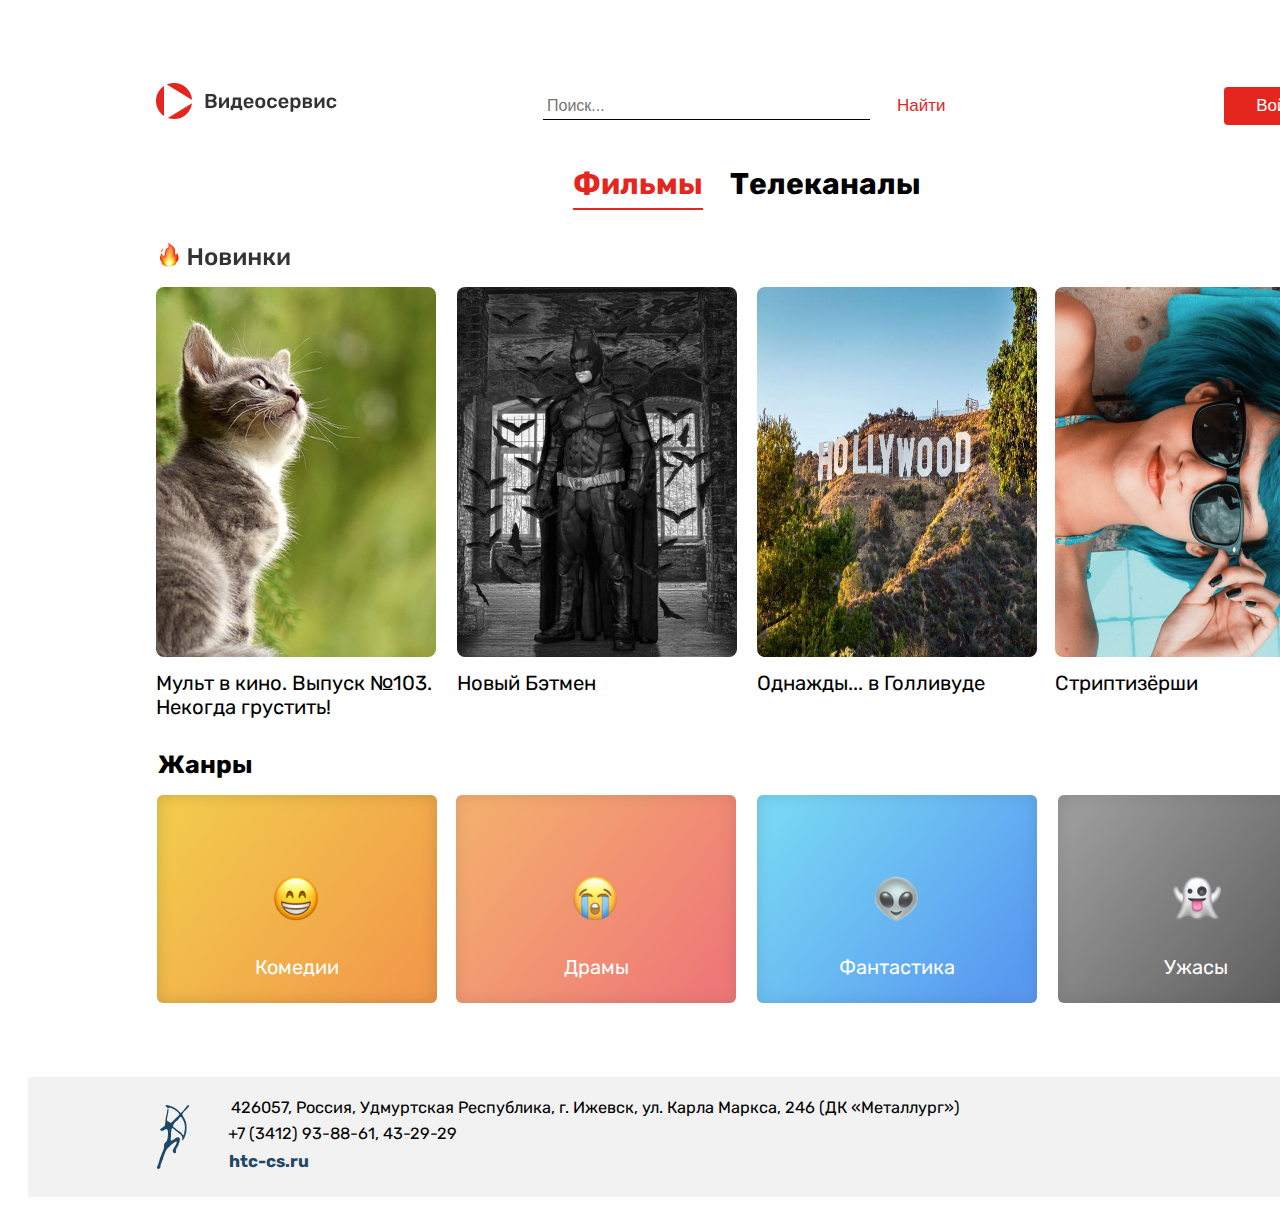
<file: index.html>
<!DOCTYPE html>
<html lang="ru">

<head>
    <meta charset="UTF-8">
    <meta http-equiv="X-UA-Compatible" content="IE=edge">
    <meta name="viewport" content="width=device-width, initial-scale=1.0">
    <link rel="preconnect" href="https://fonts.gstatic.com">
    <link href="https://fonts.googleapis.com/css2?family=Rubik:wght@300&display=swap" rel="stylesheet">
    <link href="main.css" rel="stylesheet" type="text/css">
    <title>ТЗ</title>
</head>

<body>
    <div class="container">
        <!-- -Begin- header -->
        <div class="header">
            <div class="banner"><img src="image/logo.svg"></div>
            <form class="submit">
                <input class="submit-1" placeholder="Поиск...">
                <button class="submit-2" type="submit">Найти</button>
            </form>
            <div class="submit-links">
                <button class="link">Войти</button>
                <div class="input">
                    <inpunt type="text" placeholder="Логин">
                </div>
                <div class="input">
                    <inpunt type="password" placeholder="Пароль">
                </div>
                <div class="input">
                    <inpunt type="submit" placeholder="Войти">
                </div>

            </div>
        </div>
        <!-- -End- header -->

        <!-- -Begin- tabs -->
        <div class="tabs">
            <!--Begin- начало заголовок-->
            <div class="tab_items">
                <a data-tab="#tab-1" class="tab_item active">Фильмы</a>
                <a data-tab="#tab-2" class="tab_item">Телеканалы</a>
            </div>
            <!--End- конец заговок-->

            <!--Begin- Содержимое-->
            <div class="tab-body">

                <!--Begin- block 1-->
                <div class="tab_block-1">
                    <div id="tab-1" class="wraper active">
                        <div class="fire"><img src="image/new.png"></div>
                        <div class="blocks">
                            <div class="block-1"><img src="image/Cat.jpg" class="film">
                                <p class="text"> Мульт в кино. Выпуск №103. Некогда грустить!</p>
                            </div>
                            <div class="block-2"><img src="image/Batman.jpg" class="film">
                                <p class="text">Новый Бэтмен</p>
                            </div>
                            <div class="block-3"><img src="image/Hollywood.jpg" class="film">
                                <p class="text">Однажды... в Голливуде</p>
                                <p class="view">Фильм повествует о череде событий, произошедших в Голливуде в 1969 году,
                                    на закате его
                                    «золотого века». Известный актер Рик Далтон и его дублер Клифф Бут пытаются найти
                                    свое
                                    место в стремительно меняющемся мире киноиндустрии.</p>
                            </div>
                            <div class="block-4" href="#"><img src="image/Girl.jpg" class="film">
                                <p class="text">Стриптизёрши</p>
                            </div>
                        </div>
                        <!--Begin- Жанры-->
                        <div class="block-item"><b>Жанры</b></div>
                        <div class="genre">
                            <div class="comedy"><img src="image/genre/1.png" class="comedy-1">
                                <p class="comedy-text">Комедии</p>
                            </div>
                            <div class="drama"><img src="image/genre/2.png" class="drama-1">
                                <p class="drama-text">Драмы</p>
                            </div>
                            <div class="fantasy"><img src="image/genre/3.png" class="fantasy-1">
                                <p class="fantasy-text">Фантастика</p>
                            </div>
                            <div class="horror"><img src="image/genre/4.png" class="horror-1">
                                <p class="horror-text">Ужасы</p>
                            </div>
                        </div>
                        <!--End- жанры-->
                    </div>
                </div>
                <!--End- block-1-->

                <!--Begin- block 2-->
                <div class="tab_block-2">
                    <div id="tab-2" class="wraper">
                        <div class="sub-block-1">
                            <div class="channel-1"><img src="image/1 channel.png" class="sub-channel-1">
                                <p class="name">Первый канал</p>
                                <p class="time-1">13:00</p>
                                <p class="time">14:00</p>
                                <p class="time">15:00</p>
                                <p class="heading-1">Новости (с субтитрами)</p>
                                <p class="heading-2">Давай поженимся</p>
                                <p class="heading-3">Другие новости</p>
                            </div>
                        </div>

                        <div class="sub-block-2">
                            <div class="channel-2"><img src="image/2x2.png" class="sub-channel-2">
                                <p class="name-2">2x2</p>
                                <p class="time-1">13:00</p>
                                <p class="time-2">14:00</p>
                                <p class="time-2">15:00</p>
                                <p class="heading_1">МУЛЬТ ТВ. Сезон 4, 7 серия</p>
                                <p class="heading_2">ПОДОЗРИТЕЛЬНАЯ СОВА. Сезон 7, 7 серия</p>
                                <p class="heading_3">БУРДАШЕВ. Сезон 1, 20 серия</p>
                            </div>
                        </div>

                        <div class="sub-block-3">
                            <div class="channel-3"><img src="image/RT-1.png" class="sub-channel-3">
                                <img src="image/RT-2.png" class="sub-channel_3">
                                <p class="name-3">РБК</p>
                                <p class="time-1">13:00</p>
                                <p class="time-3">14:00</p>
                                <p class="time-3">15:00</p>
                                <p class="heading__1">ДЕНЬ. Горючая смесь: как бороться с суррогатом на АЗС</p>
                                <p class="heading__2">ДЕНЬ. Главные темы</p>
                                <p class="heading__3">Главные новости</p>
                            </div>
                        </div>

                        <div class="sub-block-4">
                            <div class="channel-4"><img src="image/A.png" class="sub-channel-4">
                                <p class="name-4">AMEDIA PREMIUM</p>
                                <p class="time-1">13:00</p>
                                <p class="time-4">14:00</p>
                                <p class="time-4">15:00</p>
                                <p class="_heading_1">Клиент всегда мёртв</p>
                                <p class="_heading_2">Голодные игры: Сойка-пересмешница. Часть I</p>
                                <p class="_heading_3">Секс в большом городе</p>
                            </div>
                        </div>
                    </div>
                </div>
                <!--End- block-2-->
            </div>
            <!--End- Содержание-->
        </div>
        <!--End- tabs-->

        <!--Begin- footer-->
        <div class="footer">
            <div><img src="image/human.png" class="human"></div>
            <p class="text-item">426057, Россия, Удмуртская Республика, г. Ижевск, ул. Карла Маркса, 246 (ДК
                «Металлург»)</p>
            <p class="text-numbers">+7 (3412) 93-88-61, 43-29-29</p>
            <p href="#" class="text-link"><b>htc-cs.ru</b></p>

        </div>
        <!--End- footer-->


    </div>



    <script src="main.js"></script>
</body>

</html>
</file>
<file: main.css>
.container {
    padding: 0 20px;
    margin: 0 auto;
    max-width: 1440px;
    font-family: Rubik;
    font-style: normal;
    font-weight: normal;
    font-size: 16.3px;
    line-height: 24px;
}

.header {
    width: 1440px;
    height: 40px;
    align-items: center;
    display: flex;
    margin: 32px 0px 0px 0px;
}

.banner {
    margin-top: 105px;
    margin-right: -2px;
    margin-left: 128px;
}

.submit {
    margin: 45px 0px 0px 379px;
}

.submit-1 {
    margin: 63px -4px 0px -172px;
    width: 319px;
    font-size: 16px;
    padding: 4px;
    border: 0;
    outline: none;
    border-bottom: 1px solid black;
}

.submit-2 {
    margin: 0px 0px 0px 21px;
    font-size: 17px;
    border: none;
    color: #E5261E;
    background-color: #ffff;
    cursor: pointer;
}

.submit-links {
    margin: 0px 0px 0px 356px;
}

.link {
    height: 38px;
    width: 113px;
    border-radius: 4px;
    background: #E5261E;
    border: none;
    cursor: pointer;
}

.link {
    font-size: 17px;
    margin: 107px 0px 0px -84px;
    line-height: 19px;
    text-align: center;
    color: #FFFFFF;
}


.tab_items {
    width: 1440px;
    text-align: center;
    text-decoration: none;
    margin: 95px 5px 0px 0px;
}

.tab_item.active {
    color: #E5261E;
    border: 0;
    padding-bottom: 6px;
    outline: none;
    border-bottom: 2px solid #E5261E;
}

.tab_item {
    margin: 15px 13px 0px 10px;
    font-size: 30px;
    line-height: 34px;
    font-weight: 700;
    cursor: pointer;
}

.film {
    width: 280px;
    height: 370px;
    border-radius: 8px;
    cursor: pointer;
}

.tab_block-1 {
    width: 1440px;

}

.wraper.active {
    display: block;
}

.wraper {
    display: none;
}


.fire {
    margin: 41px 0px 0px 129px;
}

.blocks {
    display: flex;
}

.block-1 {
    margin: 13px 130px 0px 128px;
}

.block-2 {
    margin: 13px 0px 0px -109px;
}

.block-3 {
    margin: 13px 0px 0px 20px;
    position: relative;
}

.view {
    position: absolute;
    Width: 248px;
    Height: 338px;
    top: -4px;
    left: 15px;
    line-height: 22px;
    color: white;
    cursor: pointer;
}

.view {
    display: none;
    padding: 3px;
}

.block-3:hover .view {
    display: block;
    background-color: rgba(0, 0, 0, 0.15);
}

.block-4 {
    margin: 13px 0px 0px 18px;
}

.text {
    margin: 7px 0px 0px 0px;
    width: 280px;
    font-size: 20.3px;
}

.block-item {
    margin: 32px 0px 0px 130px;
    font-family: Rubik;
    font-style: normal;
    font-weight: 500;
    font-size: 25px;
    line-height: 28px;
}

.genre {
    display: flex;
    cursor: pointer;
}

.comedy {
    margin: 16px 0px 0px 129px;
    Width: 280px;
    Height: 208px;
    background: linear-gradient(127.83deg, #F2C94C 8.44%, #F29A4A 91.36%);
    box-shadow: inset 0px 0px 16px rgba(0, 0, 0, 0.15);
    border-radius: 6px;
}

.drama {
    margin: 16px 0px 0px 19px;
    Width: 280px;
    Height: 208px;
    background: linear-gradient(127.83deg, #F2994A 8.44%, #EB5757 91.36%);
    opacity: 0.8;
    box-shadow: inset 0px 0px 16px rgba(0, 0, 0, 0.15);
    border-radius: 6px;
}

.fantasy {
    margin: 16px 0px 0px 21px;
    Width: 280px;
    Height: 208px;
    background: linear-gradient(127.83deg, #56CCF2 8.44%, #2F80ED 91.36%);
    opacity: 0.8;
    box-shadow: inset 0px 0px 16px rgba(0, 0, 0, 0.15);
    border-radius: 6px;
}

.horror {
    margin: 16px 0px 0px 21px;
    Width: 280px;
    Height: 208px;
    background: linear-gradient(127.83deg, #828282 8.44%, #333333 91.36%);
    opacity: 0.8;
    box-shadow: inset 0px 0px 16px rgba(0, 0, 0, 0.15);
    border-radius: 6px;
}

.comedy-1 {
    margin: 79px 0px 0px 115px;
}

.comedy-text {
    margin-top: 25px;
    font-size: 20px;
    line-height: 24px;
    text-align: center;
    color: #FFFFFF;
}

.drama-1 {
    margin: 79px 0px 0px 115px;
}

.drama-text {
    margin-top: 25px;
    font-size: 20px;
    line-height: 24px;
    text-align: center;
    color: #FFFFFF;
}

.fantasy-1 {
    margin: 79px 0px 0px 115px;
}

.fantasy-text {
    margin-top: 25px;
    font-size: 20px;
    line-height: 24px;
    text-align: center;
    color: #FFFFFF;
}

.horror-1 {
    margin: 79px 0px 0px 115px;
}

.horror-text {
    margin-top: 25px;
    margin-left: -5px;
    font-size: 20px;
    line-height: 24px;
    text-align: center;
    color: #FFFFFF;
}

.footer {
    margin: 74px 0px 0px 0px;
    background: #F2F2F2;
    Width: 1440px;
    Height: 120px;
}

.human {
    margin: 28px 0px 0px 129px;
}

.text-item {
    margin: -80px 0px 0px 203px;
    font-size: 16.3px;
    cursor: pointer;
}

.text-numbers {
    margin: 2px 0px 0px 200px;
    font-size: 16.3px;
    cursor: pointer;
}

.text-link {
    margin: 3px 0px 0px 201px;
    font-size: 17px;
    color: #1F4766;
    cursor: pointer;
}

.sub-block-1 {
    background: #F2F2F2;
    border-radius: 8px;
    Width: 1180px;
    Height: 162px;
    margin: 39px 0px 0px 129px;
}

.sub-channel-1 {
    margin: 48px 0px 0px 174px;
    cursor: pointer;
}

.name {
    margin: -100px 0px 0px 401px;
    font-size: 21px;
    line-height: 24px;
    color: #333333;
    cursor: pointer;
}

.time-1 {
    margin: 14px 0px 0px 400px;
    color: #E5261E;
    cursor: pointer;
}

.time {
    margin: 7px 0px 0px 399px;
    cursor: pointer;
}

.heading-1 {
    margin: -86px 0px 0px 461px;
    color: #E5261E;
    cursor: pointer;
}

.heading-2 {
    margin: 7px 0px 0px 461px;
    cursor: pointer;
}

.heading-3 {
    margin: 7px 0px 0px 461px;
    cursor: pointer;
}

.channel-2 {
    background: #F2F2F2;
    border-radius: 8px;
    Width: 1180px;
    Height: 162px;
    margin: 15px 0px 0px 129px;
}

.sub-channel-2 {
    margin: 55px 0px 0px 143px;
    cursor: pointer;
}

.name-2 {
    margin: -91px 0px 0px 398px;
    font-size: 23px;
    line-height: 24px;
    color: #333333;
    cursor: pointer;
}

.time-2 {
    margin: 7px 0px 0px 399px;
    cursor: pointer;
}

.heading_1 {
    margin: -86px 0px 0px 461px;
    color: #E5261E;
    cursor: pointer;
}

.heading_2 {
    margin: 7px 0px 0px 461px;
    cursor: pointer;
}

.heading_3 {
    margin: 7px 0px 0px 461px;
    cursor: pointer;
}

.channel-3 {
    background: #F2F2F2;
    border-radius: 8px;
    Width: 1180px;
    Height: 162px;
    margin: 15px 0px 0px 129px;
}

.sub-channel-3 {
    margin: 54px 0px 0px 172px;
    cursor: pointer;
}

.sub-channel_3 {
    margin: 0px 0px -4px -50px;
    cursor: pointer;
}

.name-3 {
    margin: -88px 0px 0px 398px;
    font-size: 22px;
    line-height: 24px;
    color: #333333;
    cursor: pointer;
}

.time-3 {
    margin: 7px 0px 0px 399px;
    cursor: pointer;
}

.heading__1 {
    margin: -86px 0px 0px 461px;
    color: #E5261E;
    cursor: pointer;
}

.heading__2 {
    margin: 7px 0px 0px 461px;
    cursor: pointer;
}

.heading__3 {
    margin: 7px 0px 0px 461px;
    cursor: pointer;
}

.channel-4 {
    background: #F2F2F2;
    border-radius: 8px;
    Width: 1180px;
    Height: 162px;
    margin: 15px 0px 0px 129px;
}

.sub-channel-4 {
    margin: 49px 0px 0px 168px;
    cursor: pointer;
}

.name-4 {
    margin: -97px 0px 0px 398px;
    font-size: 21px;
    line-height: 24px;
    color: #333333;
    cursor: pointer;
}

.time-4 {
    margin: 7px 0px 0px 399px;
    cursor: pointer;
}

._heading_1 {
    margin: -86px 0px 0px 461px;
    color: #E5261E;
    cursor: pointer;
}

._heading_2 {
    margin: 7px 0px 0px 461px;
    cursor: pointer;
}

._heading_3 {
    margin: 7px 0px 0px 461px;
    cursor: pointer;
}
</file>
